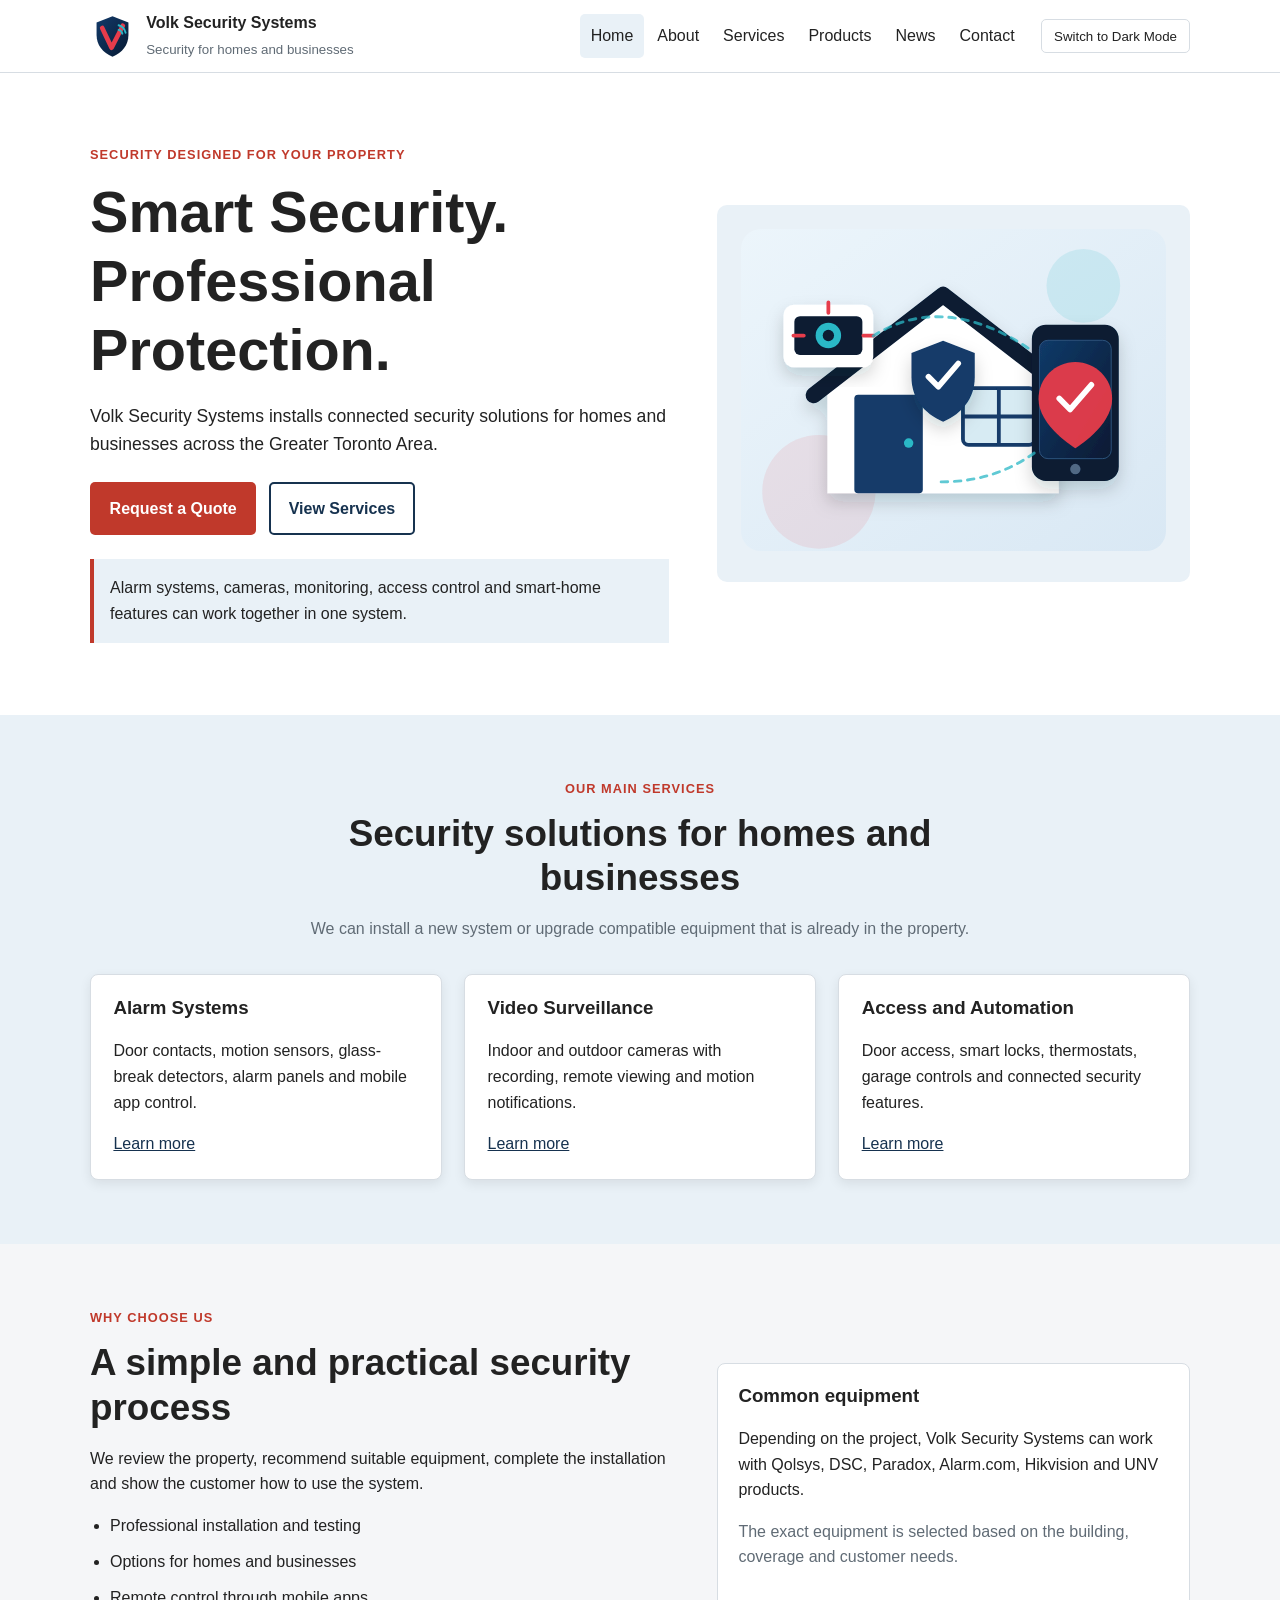
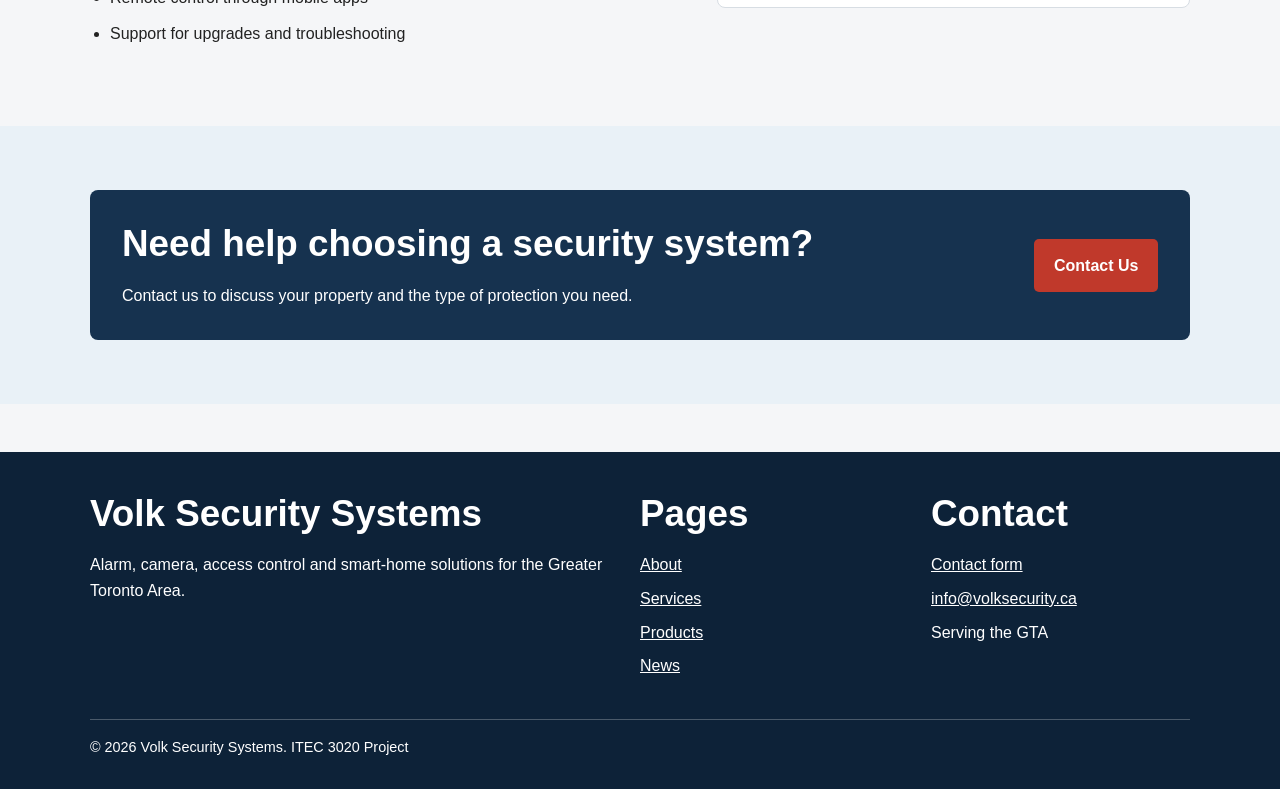
<file: index.html>
<!DOCTYPE html>
<html lang="en" data-theme="light">
<head>
  <meta charset="UTF-8">
  <meta name="viewport" content="width=device-width, initial-scale=1.0">
  <meta name="description" content="Volk Security Systems provides alarms, cameras, access control and smart-home services in the Greater Toronto Area.">
  <title>Volk Security Systems | Home</title>
  <link rel="icon" href="assets/favicon.svg" type="image/svg+xml">
  <script>
    document.documentElement.setAttribute("data-theme", localStorage.getItem("theme") || "light");
  </script>
  <link rel="stylesheet" href="css/style.css">
  <style>
    .home-note {
      margin-top: 1.5rem;
      padding: 1rem;
      border-left: 4px solid #c0392b;
      background: var(--light-blue);
    }
  </style>
</head>
<body>
  <div id="header-placeholder"></div>

  <main>
    <section class="hero">
      <div class="container hero-grid">
        <div>
          <p class="small-label">Security designed for your property</p>
          <h1>Smart Security. Professional Protection.</h1>
          <p style="font-size: 1.1rem;">Volk Security Systems installs connected security solutions for homes and businesses across the Greater Toronto Area.</p>
          <div class="button-row">
            <a class="button button-primary" href="contact.html">Request a Quote</a>
            <a class="button button-secondary" href="services.html">View Services</a>
          </div>
          <div class="home-note">
            Alarm systems, cameras, monitoring, access control and smart-home features can work together in one system.
          </div>
        </div>

        <div class="hero-image">
          <img src="assets/hero-security.svg" alt="A home connected to security cameras, alarm devices and a phone app">
        </div>
      </div>
    </section>

    <section class="section section-light">
      <div class="container">
        <div class="section-title center">
          <p class="small-label">Our main services</p>
          <h2>Security solutions for homes and businesses</h2>
          <p class="muted">We can install a new system or upgrade compatible equipment that is already in the property.</p>
        </div>

        <div class="card-grid">
          <article class="card">
            <h3>Alarm Systems</h3>
            <p>Door contacts, motion sensors, glass-break detectors, alarm panels and mobile app control.</p>
            <a href="services.html#alarms">Learn more</a>
          </article>

          <article class="card">
            <h3>Video Surveillance</h3>
            <p>Indoor and outdoor cameras with recording, remote viewing and motion notifications.</p>
            <a href="services.html#cameras">Learn more</a>
          </article>

          <article class="card">
            <h3>Access and Automation</h3>
            <p>Door access, smart locks, thermostats, garage controls and connected security features.</p>
            <a href="services.html#access">Learn more</a>
          </article>
        </div>
      </div>
    </section>

    <section class="section">
      <div class="container two-column">
        <div>
          <p class="small-label">Why choose us</p>
          <h2>A simple and practical security process</h2>
          <p>We review the property, recommend suitable equipment, complete the installation and show the customer how to use the system.</p>
          <ul class="simple-list">
            <li>Professional installation and testing</li>
            <li>Options for homes and businesses</li>
            <li>Remote control through mobile apps</li>
            <li>Support for upgrades and troubleshooting</li>
          </ul>
        </div>

        <div class="info-box">
          <h3>Common equipment</h3>
          <p>Depending on the project, Volk Security Systems can work with Qolsys, DSC, Paradox, Alarm.com, Hikvision and UNV products.</p>
          <p class="muted">The exact equipment is selected based on the building, coverage and customer needs.</p>
        </div>
      </div>
    </section>

    <section class="section section-light">
      <div class="container cta">
        <div>
          <h2>Need help choosing a security system?</h2>
          <p>Contact us to discuss your property and the type of protection you need.</p>
        </div>
        <a class="button button-primary" href="contact.html">Contact Us</a>
      </div>
    </section>
  </main>

  <div id="footer-placeholder"></div>
  <script src="js/theme.js"></script>
  <script src="js/components.js"></script>
  <script src="js/main.js"></script>
</body>
</html>
</file>
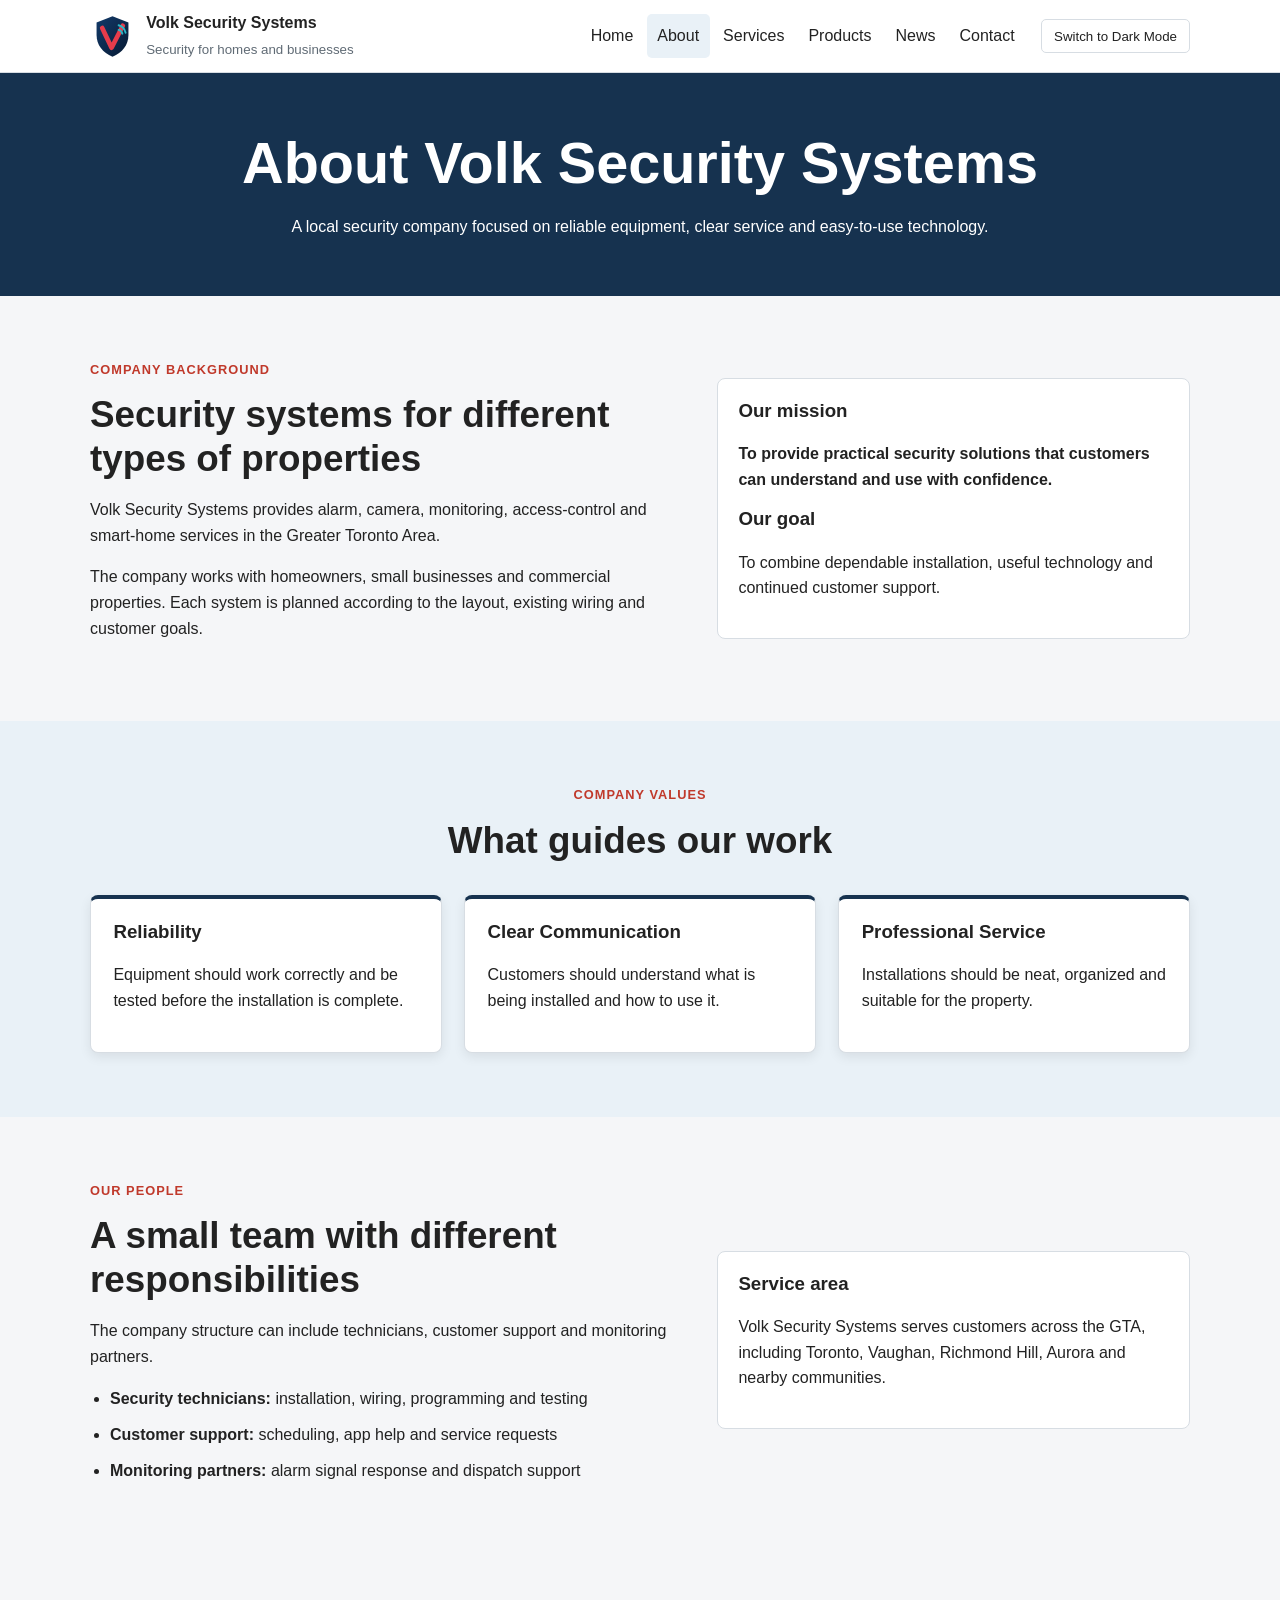
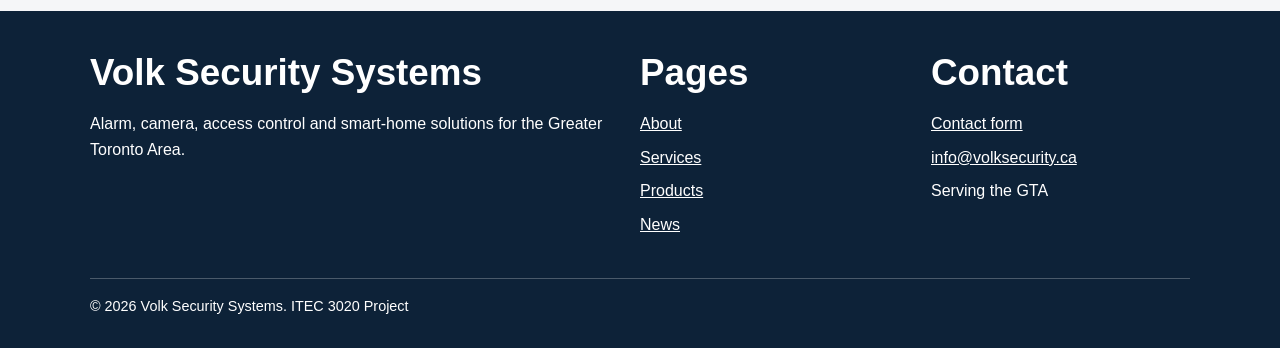
<file: about.html>
<!DOCTYPE html>
<html lang="en" data-theme="light">
<head>
  <meta charset="UTF-8">
  <meta name="viewport" content="width=device-width, initial-scale=1.0">
  <meta name="description" content="Learn about Volk Security Systems, its mission, team and company values.">
  <title>Volk Security Systems | About</title>
  <link rel="icon" href="assets/favicon.svg" type="image/svg+xml">
  <script>
    document.documentElement.setAttribute("data-theme", localStorage.getItem("theme") || "light");
  </script>
  <link rel="stylesheet" href="css/style.css">
  <style>
    .value-card {
      border-top: 4px solid #16324f;
    }
  </style>
</head>
<body>
  <div id="header-placeholder"></div>

  <main>
    <section class="page-banner">
      <div class="container">
        <h1>About Volk Security Systems</h1>
        <p>A local security company focused on reliable equipment, clear service and easy-to-use technology.</p>
      </div>
    </section>

    <section class="section">
      <div class="container two-column">
        <div>
          <p class="small-label">Company background</p>
          <h2>Security systems for different types of properties</h2>
          <p>Volk Security Systems provides alarm, camera, monitoring, access-control and smart-home services in the Greater Toronto Area.</p>
          <p>The company works with homeowners, small businesses and commercial properties. Each system is planned according to the layout, existing wiring and customer goals.</p>
        </div>

        <div class="info-box">
          <h3>Our mission</h3>
          <p style="font-weight: bold;">To provide practical security solutions that customers can understand and use with confidence.</p>
          <h3>Our goal</h3>
          <p>To combine dependable installation, useful technology and continued customer support.</p>
        </div>
      </div>
    </section>

    <section class="section section-light">
      <div class="container">
        <div class="section-title center">
          <p class="small-label">Company values</p>
          <h2>What guides our work</h2>
        </div>

        <div class="card-grid">
          <article class="card value-card">
            <h3>Reliability</h3>
            <p>Equipment should work correctly and be tested before the installation is complete.</p>
          </article>
          <article class="card value-card">
            <h3>Clear Communication</h3>
            <p>Customers should understand what is being installed and how to use it.</p>
          </article>
          <article class="card value-card">
            <h3>Professional Service</h3>
            <p>Installations should be neat, organized and suitable for the property.</p>
          </article>
        </div>
      </div>
    </section>

    <section class="section">
      <div class="container two-column">
        <div>
          <p class="small-label">Our people</p>
          <h2>A small team with different responsibilities</h2>
          <p>The company structure can include technicians, customer support and monitoring partners.</p>
          <ul class="simple-list">
            <li><strong>Security technicians:</strong> installation, wiring, programming and testing</li>
            <li><strong>Customer support:</strong> scheduling, app help and service requests</li>
            <li><strong>Monitoring partners:</strong> alarm signal response and dispatch support</li>
          </ul>
        </div>

        <div class="info-box">
          <h3>Service area</h3>
          <p>Volk Security Systems serves customers across the GTA, including Toronto, Vaughan, Richmond Hill, Aurora and nearby communities.</p>
        </div>
      </div>
    </section>
  </main>

  <div id="footer-placeholder"></div>
  <script src="js/theme.js"></script>
  <script src="js/components.js"></script>
  <script src="js/main.js"></script>
</body>
</html>
</file>
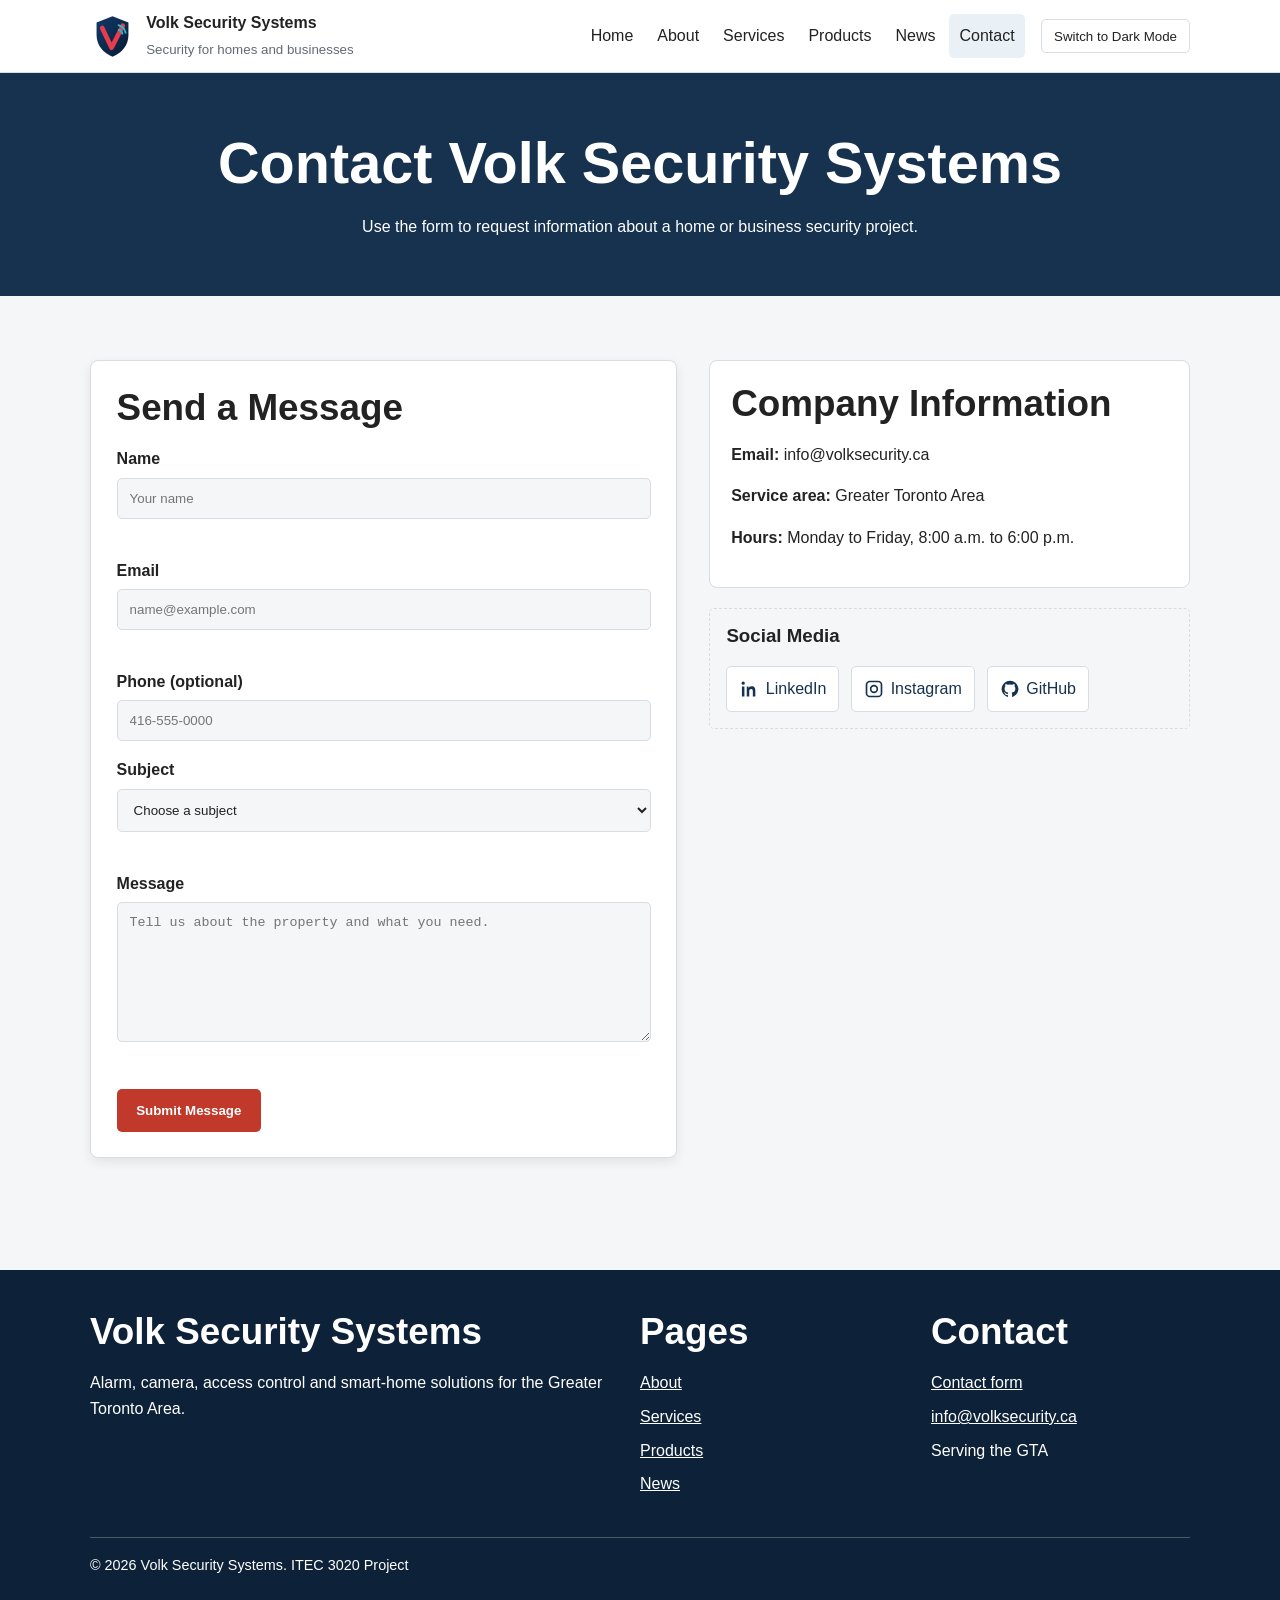
<file: contact.html>
<!DOCTYPE html>
<html lang="en" data-theme="light">
<head>
  <meta charset="UTF-8">
  <meta name="viewport" content="width=device-width, initial-scale=1.0">
  <meta name="description" content="Contact Volk Security Systems for information about alarm, camera and access-control services.">
  <title>Volk Security Systems | Contact</title>
  <link rel="icon" href="assets/favicon.svg" type="image/svg+xml">
  <script>
    document.documentElement.setAttribute("data-theme", localStorage.getItem("theme") || "light");
  </script>
  <link rel="stylesheet" href="css/style.css">
  <style>
    .contact-note {
      padding: 1rem;
      border: 1px dashed var(--border);
      border-radius: 5px;
    }
  </style>
</head>
<body>
  <div id="header-placeholder"></div>

  <main>
    <section class="page-banner">
      <div class="container">
        <h1>Contact Volk Security Systems</h1>
        <p>Use the form to request information about a home or business security project.</p>
      </div>
    </section>

    <section class="section">
      <div class="container contact-layout">
        <form id="contact-form" class="contact-form" novalidate>
          <h2>Send a Message</h2>

          <div class="form-group">
            <label for="name">Name</label>
            <input id="name" name="name" type="text" placeholder="Your name">
            <p id="name-error" class="error-message"></p>
          </div>

          <div class="form-group">
            <label for="email">Email</label>
            <input id="email" name="email" type="email" placeholder="name@example.com">
            <p id="email-error" class="error-message"></p>
          </div>

          <div class="form-group">
            <label for="phone">Phone (optional)</label>
            <input id="phone" name="phone" type="tel" placeholder="416-555-0000">
          </div>

          <div class="form-group">
            <label for="subject">Subject</label>
            <select id="subject" name="subject">
              <option value="">Choose a subject</option>
              <option value="Alarm System">Alarm System</option>
              <option value="Camera System">Camera System</option>
              <option value="Access Control">Access Control</option>
              <option value="Smart Home">Smart Home</option>
              <option value="Service Request">Service Request</option>
            </select>
            <p id="subject-error" class="error-message"></p>
          </div>

          <div class="form-group">
            <label for="message">Message</label>
            <textarea id="message" name="message" placeholder="Tell us about the property and what you need."></textarea>
            <p id="message-error" class="error-message"></p>
          </div>

          <button class="button button-primary" type="submit">Submit Message</button>
        </form>

        <aside>
          <div class="info-box">
            <h2>Company Information</h2>
            <p><strong>Email:</strong> info@volksecurity.ca</p>
            <p><strong>Service area:</strong> Greater Toronto Area</p>
            <p><strong>Hours:</strong> Monday to Friday, 8:00 a.m. to 6:00 p.m.</p>
          </div>

          <div class="contact-note" style="margin-top: 1.25rem;">
            <h3>Social Media</h3>
            <div class="social-links">
              <a class="social-link" href="https://www.linkedin.com" target="_blank" rel="noopener">
                <svg viewBox="0 0 24 24" aria-hidden="true"><path fill="currentColor" d="M5 3a2 2 0 1 1 0 4 2 2 0 0 1 0-4ZM3.5 9H6.5V21H3.5V9Zm5 0h2.9v1.6h.1c.4-.8 1.5-2 3.6-2 3.8 0 4.5 2.5 4.5 5.8V21h-3v-5.8c0-1.4 0-3.2-2-3.2s-2.3 1.5-2.3 3.1V21h-3V9Z"/></svg>
                LinkedIn
              </a>
              <a class="social-link" href="https://www.instagram.com" target="_blank" rel="noopener">
                <svg viewBox="0 0 24 24" aria-hidden="true"><path fill="none" stroke="currentColor" stroke-width="2" d="M7 3h10a4 4 0 0 1 4 4v10a4 4 0 0 1-4 4H7a4 4 0 0 1-4-4V7a4 4 0 0 1 4-4Zm5 5a4 4 0 1 0 0 8 4 4 0 0 0 0-8Zm5.5-1.5h.01"/></svg>
                Instagram
              </a>
              <a class="social-link" href="https://github.com/lenark77/itec3020project" target="_blank" rel="noopener">
                <svg viewBox="0 0 24 24" aria-hidden="true"><path fill="currentColor" d="M12 2a10 10 0 0 0-3.2 19.5c.5.1.7-.2.7-.5v-1.9c-2.8.6-3.4-1.2-3.4-1.2-.5-1.1-1.1-1.4-1.1-1.4-.9-.6.1-.6.1-.6 1 0 1.5 1 1.5 1 .9 1.5 2.3 1.1 2.9.8.1-.6.3-1.1.6-1.3-2.2-.3-4.6-1.1-4.6-5A3.9 3.9 0 0 1 6.5 8.7c-.1-.3-.5-1.3.1-2.7 0 0 .8-.3 2.8 1a9.5 9.5 0 0 1 5.1 0c2-1.3 2.8-1 2.8-1 .6 1.4.2 2.4.1 2.7a3.9 3.9 0 0 1 1 2.7c0 3.9-2.4 4.7-4.6 5 .4.3.7 1 .7 2V21c0 .3.2.6.7.5A10 10 0 0 0 12 2Z"/></svg>
                GitHub
              </a>
            </div>
          </div>
        </aside>
      </div>
    </section>
  </main>

  <div id="footer-placeholder"></div>
  <script src="js/theme.js"></script>
  <script src="js/components.js"></script>
  <script src="js/validate.js"></script>
  <script src="js/main.js"></script>
</body>
</html>
</file>
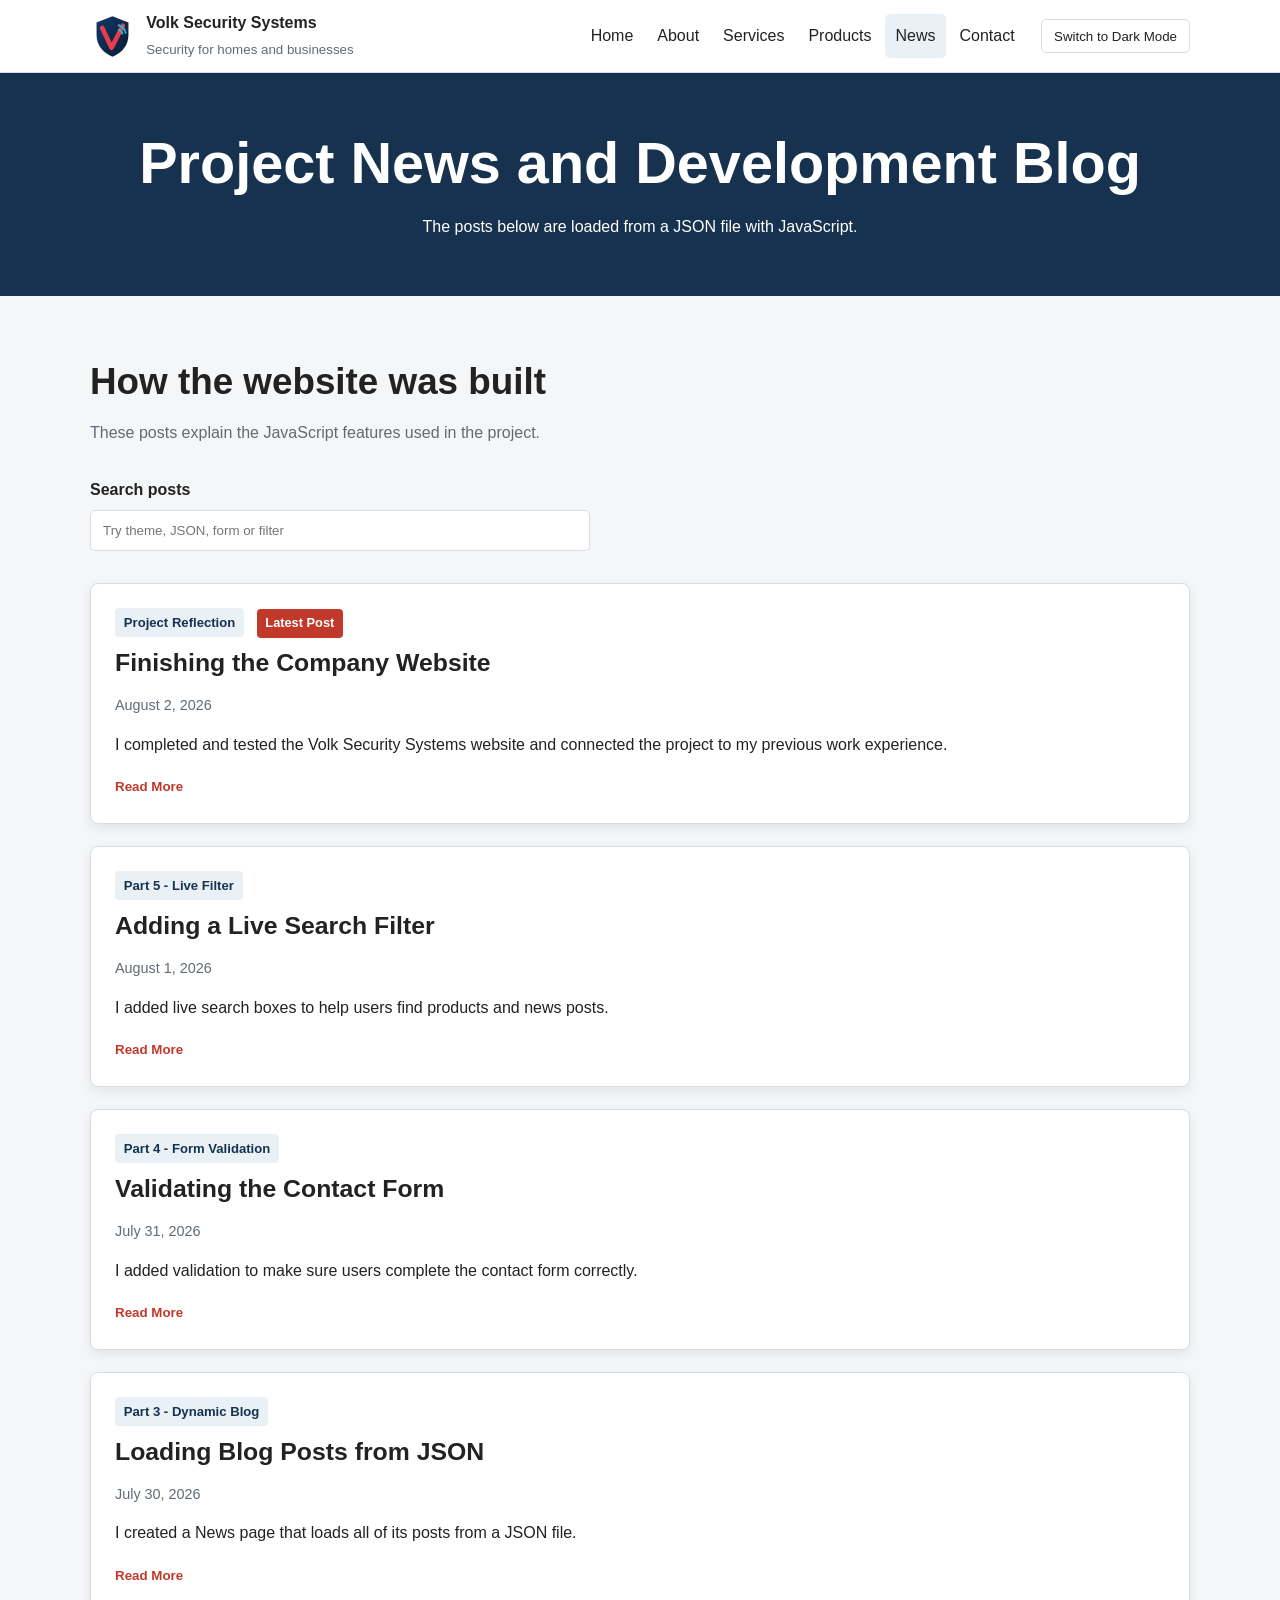
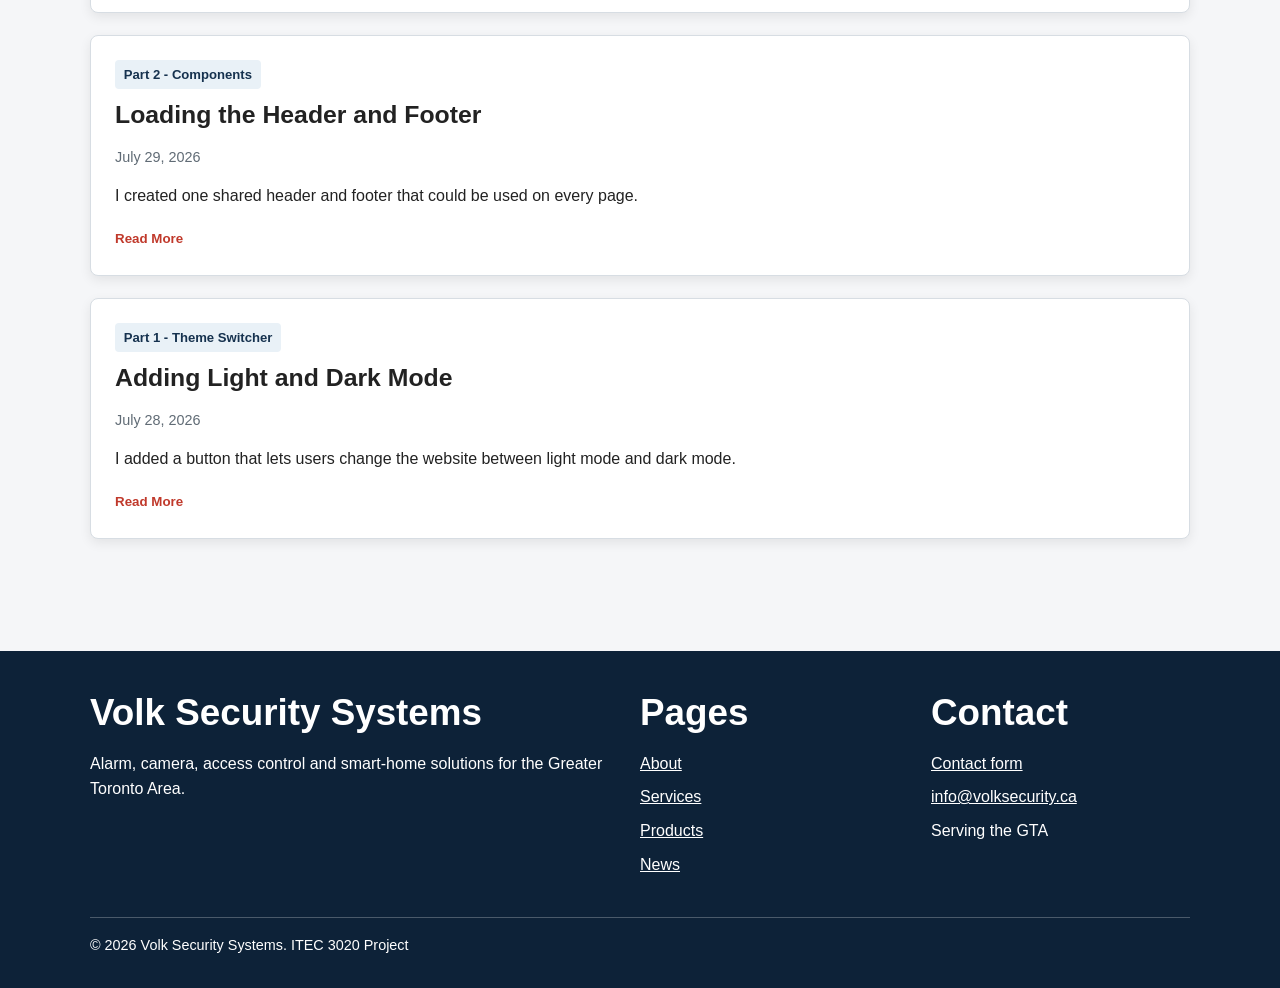
<file: news.html>
<!DOCTYPE html>
<html lang="en" data-theme="light">
<head>
  <meta charset="UTF-8">
  <meta name="viewport" content="width=device-width, initial-scale=1.0">
  <meta name="description" content="Project development posts for the Volk Security Systems website.">
  <title>Volk Security Systems | News</title>
  <link rel="icon" href="assets/favicon.svg" type="image/svg+xml">
  <script>
    document.documentElement.setAttribute("data-theme", localStorage.getItem("theme") || "light");
  </script>
  <link rel="stylesheet" href="css/style.css">
  <style>
    .news-intro {
      max-width: 760px;
      margin-bottom: 2rem;
    }
  </style>
</head>
<body>
  <div id="header-placeholder"></div>

  <main>
    <section class="page-banner">
      <div class="container">
        <h1>Project News and Development Blog</h1>
        <p>The posts below are loaded from a JSON file with JavaScript.</p>
      </div>
    </section>

    <section class="section">
      <div class="container">
        <div class="news-intro">
          <h2>How the website was built</h2>
          <p class="muted">These posts explain the JavaScript features used in the project.</p>
        </div>

        <div class="filter-box">
          <label for="blog-filter">Search posts</label>
          <input id="blog-filter" type="search" placeholder="Try theme, JSON, form or filter">
        </div>

        <p id="blog-loading">Loading posts...</p>
        <p id="blog-no-results" class="no-results">No matching posts were found.</p>
        <div id="blog-list" class="post-list"></div>
      </div>
    </section>
  </main>

  <div id="footer-placeholder"></div>
  <script src="js/theme.js"></script>
  <script src="js/components.js"></script>
  <script src="js/filter.js"></script>
  <script src="js/blog.js"></script>
  <script src="js/main.js"></script>
</body>
</html>
</file>
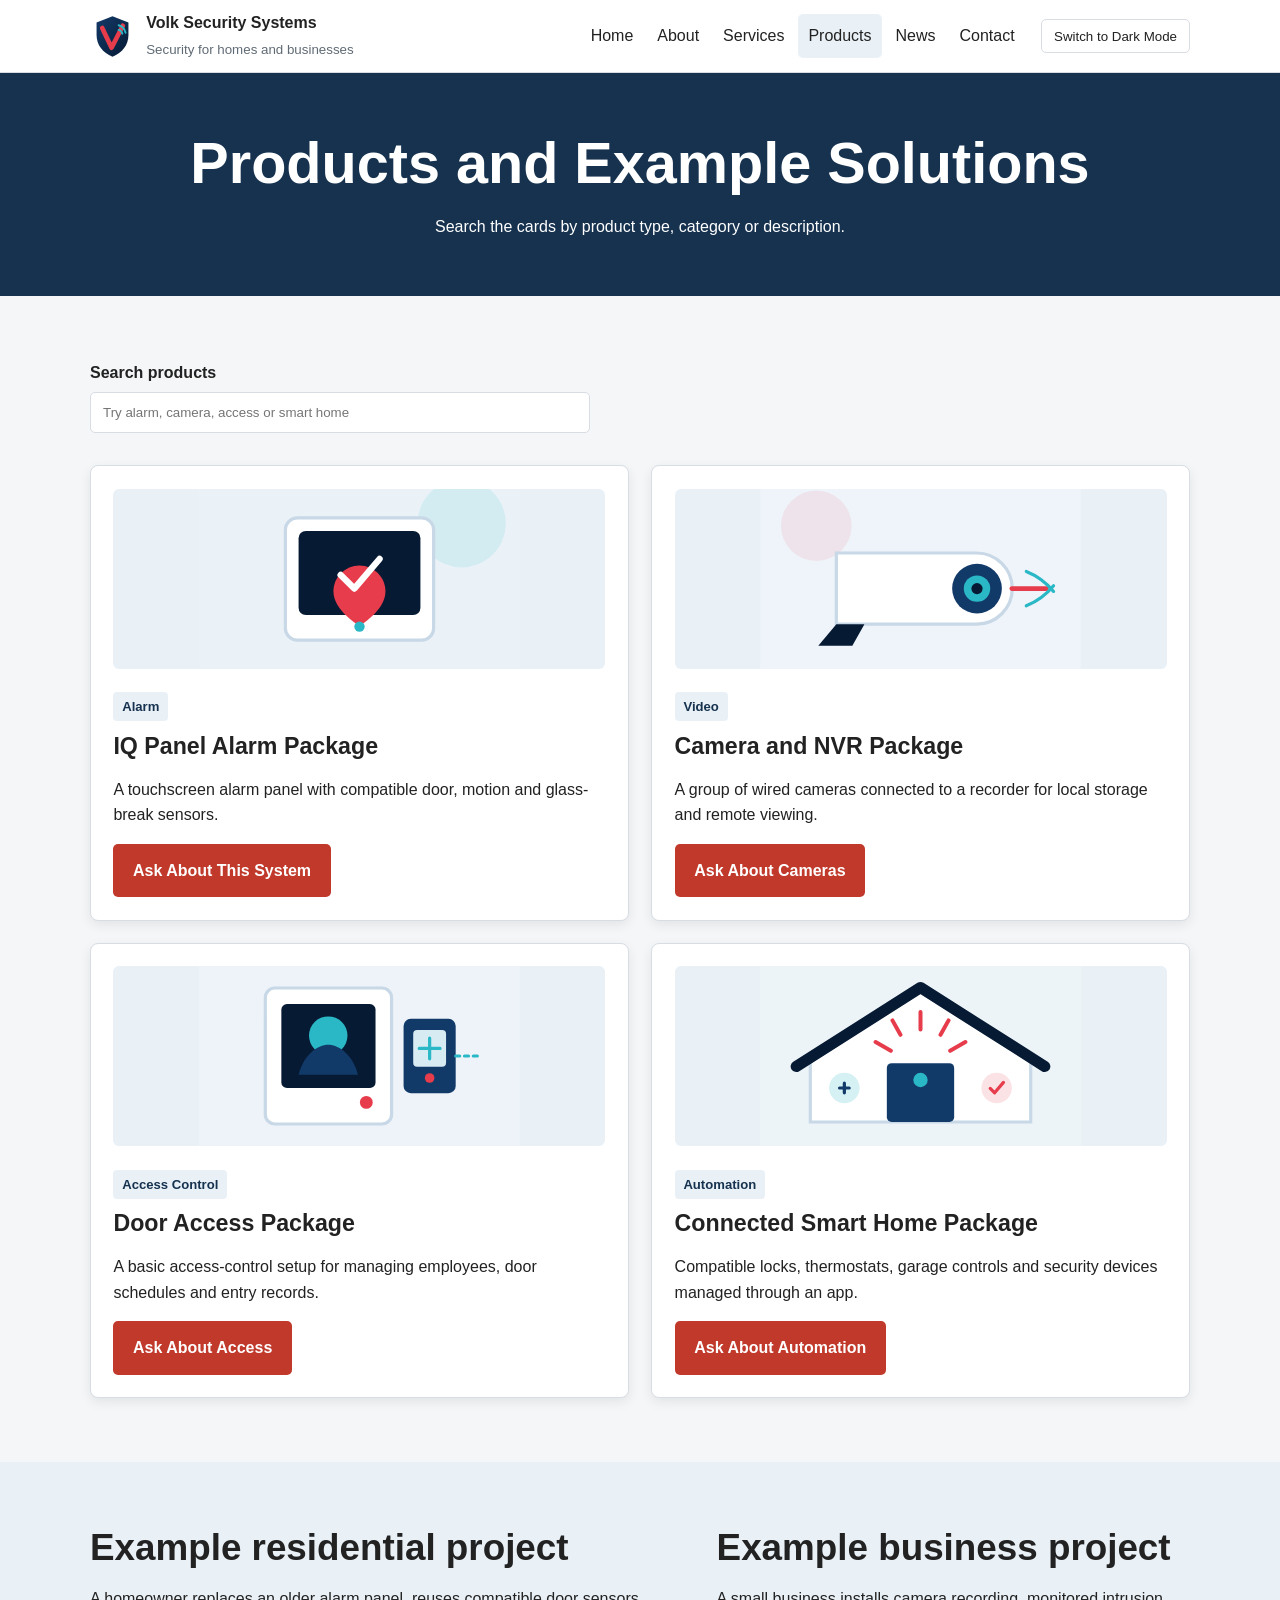
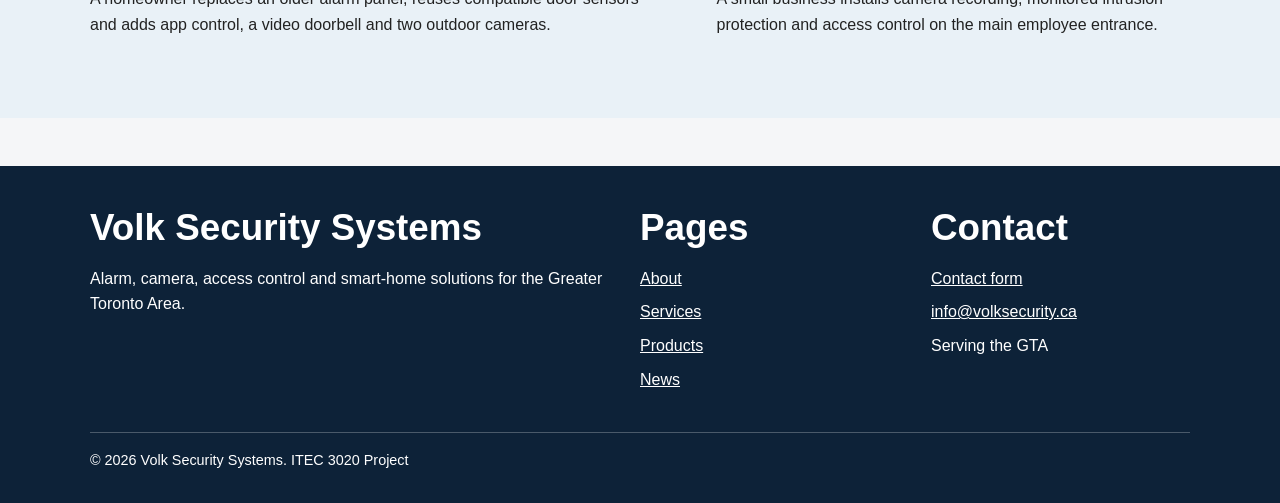
<file: products.html>
<!DOCTYPE html>
<html lang="en" data-theme="light">
<head>
  <meta charset="UTF-8">
  <meta name="viewport" content="width=device-width, initial-scale=1.0">
  <meta name="description" content="Products and example security solutions from Volk Security Systems.">
  <title>Volk Security Systems | Products</title>
  <link rel="icon" href="assets/favicon.svg" type="image/svg+xml">
  <script>
    document.documentElement.setAttribute("data-theme", localStorage.getItem("theme") || "light");
  </script>
  <link rel="stylesheet" href="css/style.css">
  <style>
    .product-card h2 {
      font-size: 1.45rem;
    }
  </style>
</head>
<body>
  <div id="header-placeholder"></div>

  <main>
    <section class="page-banner">
      <div class="container">
        <h1>Products and Example Solutions</h1>
        <p>Search the cards by product type, category or description.</p>
      </div>
    </section>

    <section class="section">
      <div class="container">
        <div class="filter-box">
          <label for="product-filter">Search products</label>
          <input id="product-filter" type="search" placeholder="Try alarm, camera, access or smart home">
        </div>

        <p id="product-no-results" class="no-results">No matching products were found.</p>

        <div class="card-grid two">
          <article class="card product-card" data-title="IQ Panel Alarm Package" data-category="Alarm" data-description="Qolsys alarm panel PowerG sensors mobile app monitoring">
            <img src="assets/product-alarm.svg" alt="Illustration of an alarm system">
            <span class="category">Alarm</span>
            <h2>IQ Panel Alarm Package</h2>
            <p>A touchscreen alarm panel with compatible door, motion and glass-break sensors.</p>
            <a class="button button-primary" href="contact.html?subject=Alarm System">Ask About This System</a>
          </article>

          <article class="card product-card" data-title="Camera and NVR Package" data-category="Video" data-description="Hikvision UNV cameras recorder remote viewing surveillance">
            <img src="assets/product-camera.svg" alt="Illustration of a security camera">
            <span class="category">Video</span>
            <h2>Camera and NVR Package</h2>
            <p>A group of wired cameras connected to a recorder for local storage and remote viewing.</p>
            <a class="button button-primary" href="contact.html?subject=Camera System">Ask About Cameras</a>
          </article>

          <article class="card product-card" data-title="Door Access Package" data-category="Access Control" data-description="card fob mobile entry door access business">
            <img src="assets/product-access.svg" alt="Illustration of an access-control door">
            <span class="category">Access Control</span>
            <h2>Door Access Package</h2>
            <p>A basic access-control setup for managing employees, door schedules and entry records.</p>
            <a class="button button-primary" href="contact.html?subject=Access Control">Ask About Access</a>
          </article>

          <article class="card product-card" data-title="Connected Smart Home Package" data-category="Automation" data-description="smart lock thermostat garage lights alarm app">
            <img src="assets/product-smart-home.svg" alt="Illustration of smart-home devices">
            <span class="category">Automation</span>
            <h2>Connected Smart Home Package</h2>
            <p>Compatible locks, thermostats, garage controls and security devices managed through an app.</p>
            <a class="button button-primary" href="contact.html?subject=Smart Home">Ask About Automation</a>
          </article>
        </div>
      </div>
    </section>

    <section class="section section-light">
      <div class="container two-column">
        <div>
          <h2>Example residential project</h2>
          <p>A homeowner replaces an older alarm panel, reuses compatible door sensors and adds app control, a video doorbell and two outdoor cameras.</p>
        </div>
        <div>
          <h2>Example business project</h2>
          <p>A small business installs camera recording, monitored intrusion protection and access control on the main employee entrance.</p>
        </div>
      </div>
    </section>
  </main>

  <div id="footer-placeholder"></div>
  <script src="js/theme.js"></script>
  <script src="js/components.js"></script>
  <script src="js/filter.js"></script>
  <script src="js/main.js"></script>
</body>
</html>
</file>
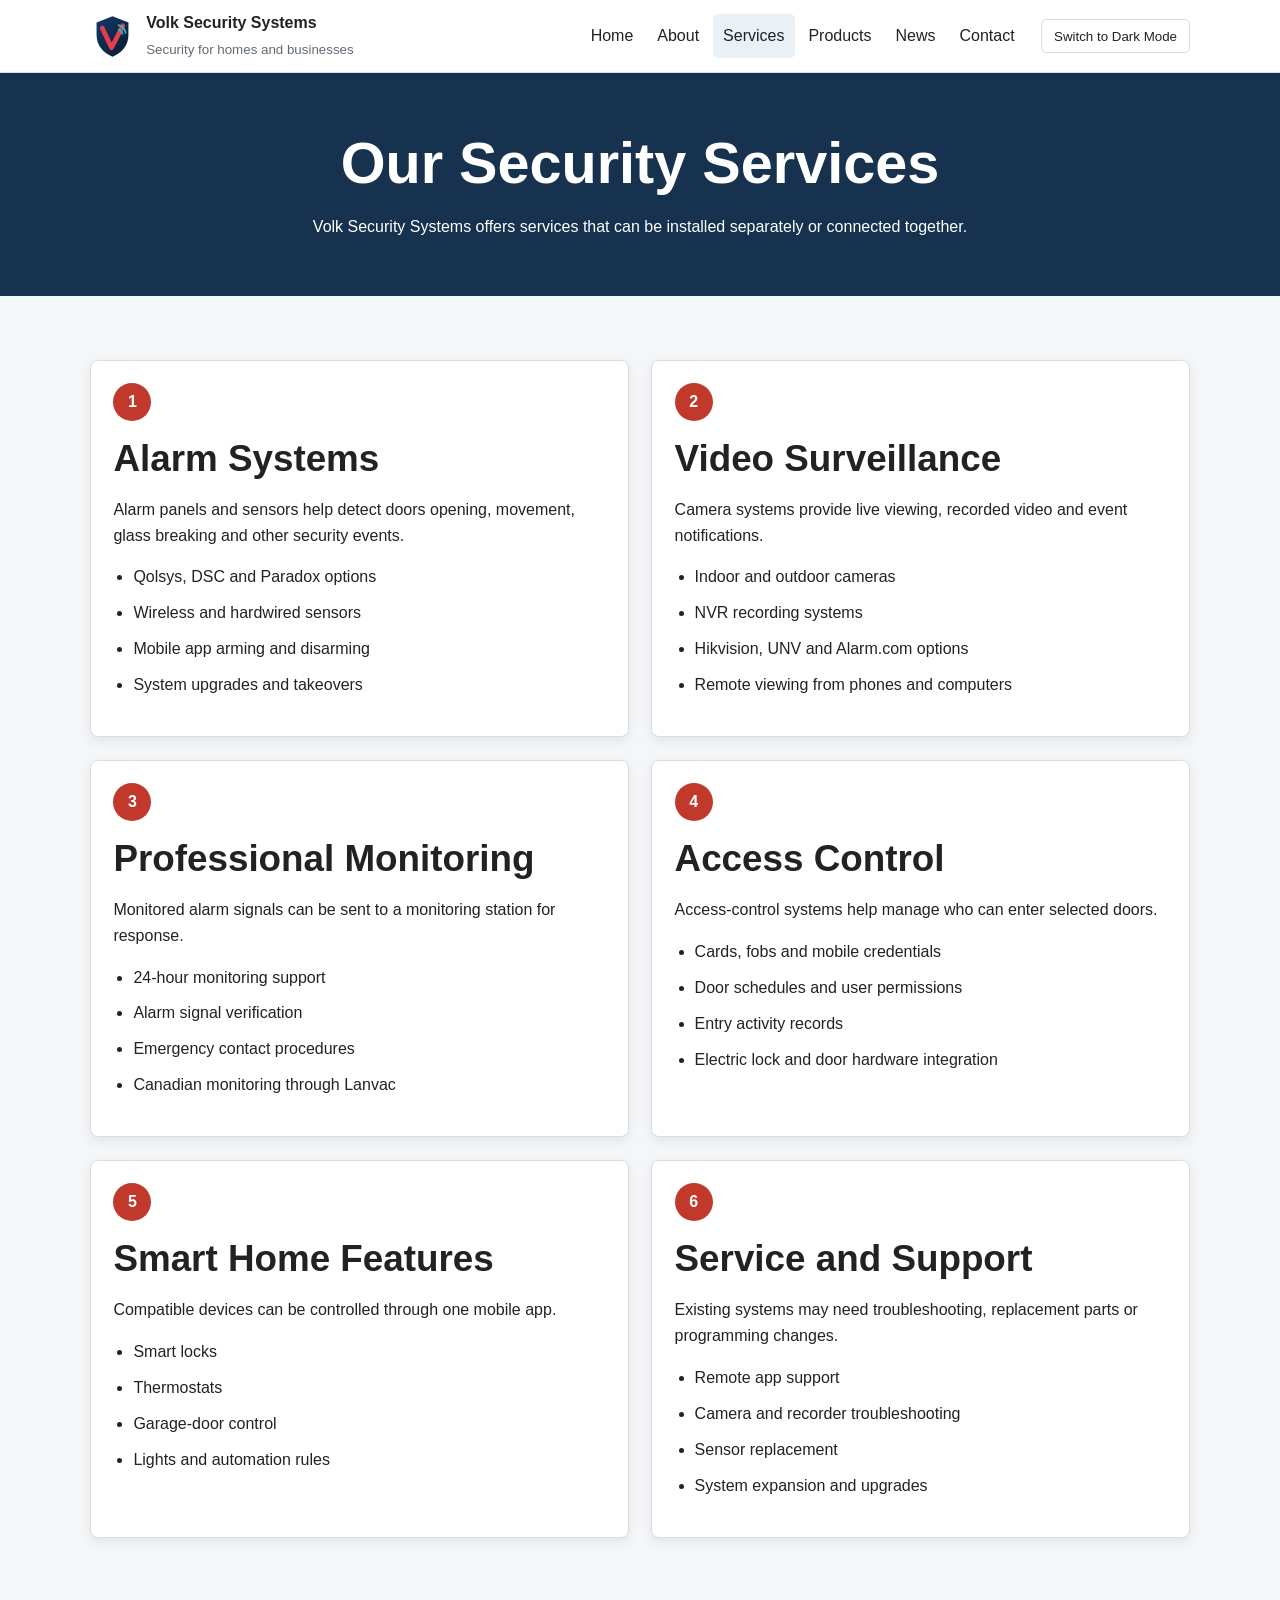
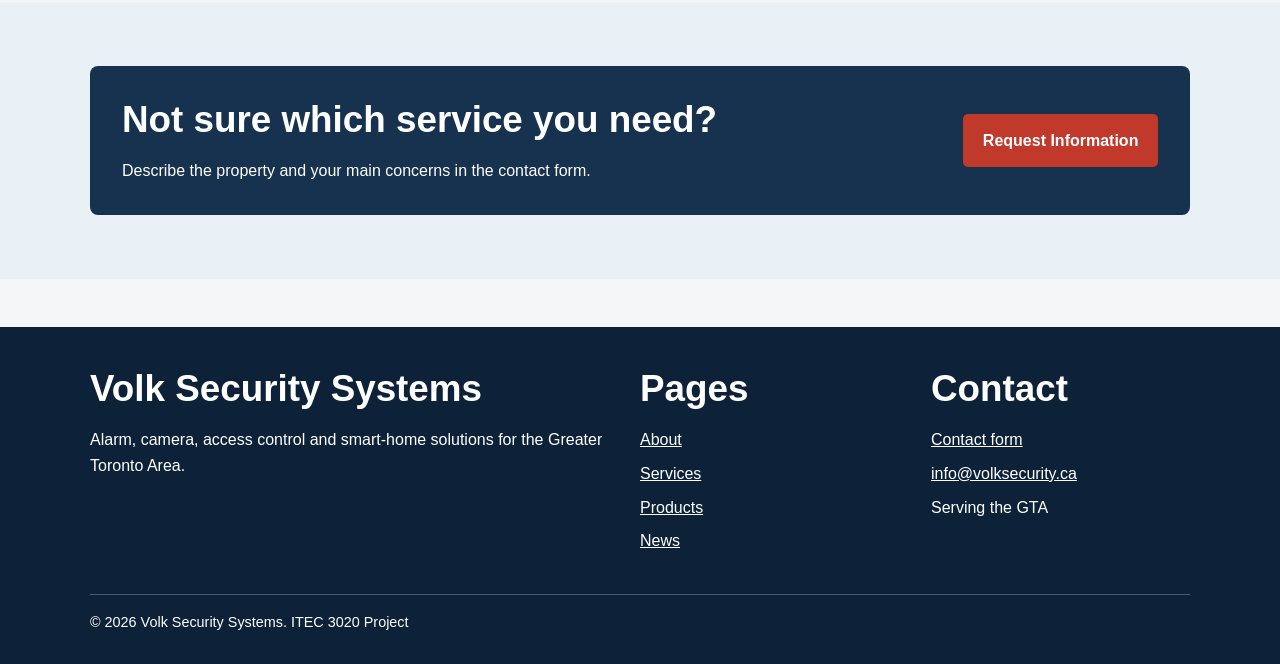
<file: services.html>
<!DOCTYPE html>
<html lang="en" data-theme="light">
<head>
  <meta charset="UTF-8">
  <meta name="viewport" content="width=device-width, initial-scale=1.0">
  <meta name="description" content="Security services offered by Volk Security Systems.">
  <title>Volk Security Systems | Services</title>
  <link rel="icon" href="assets/favicon.svg" type="image/svg+xml">
  <script>
    document.documentElement.setAttribute("data-theme", localStorage.getItem("theme") || "light");
  </script>
  <link rel="stylesheet" href="css/style.css">
  <style>
    .service-number {
      width: 38px;
      height: 38px;
      display: grid;
      place-items: center;
      margin-bottom: 1rem;
      border-radius: 50%;
      background: #c0392b;
      color: white;
      font-weight: bold;
    }
  </style>
</head>
<body>
  <div id="header-placeholder"></div>

  <main>
    <section class="page-banner">
      <div class="container">
        <h1>Our Security Services</h1>
        <p>Volk Security Systems offers services that can be installed separately or connected together.</p>
      </div>
    </section>

    <section class="section">
      <div class="container">
        <div class="card-grid two">
          <article class="card" id="alarms">
            <div class="service-number">1</div>
            <h2>Alarm Systems</h2>
            <p>Alarm panels and sensors help detect doors opening, movement, glass breaking and other security events.</p>
            <ul class="simple-list">
              <li>Qolsys, DSC and Paradox options</li>
              <li>Wireless and hardwired sensors</li>
              <li>Mobile app arming and disarming</li>
              <li>System upgrades and takeovers</li>
            </ul>
          </article>

          <article class="card" id="cameras">
            <div class="service-number">2</div>
            <h2>Video Surveillance</h2>
            <p>Camera systems provide live viewing, recorded video and event notifications.</p>
            <ul class="simple-list">
              <li>Indoor and outdoor cameras</li>
              <li>NVR recording systems</li>
              <li>Hikvision, UNV and Alarm.com options</li>
              <li>Remote viewing from phones and computers</li>
            </ul>
          </article>

          <article class="card">
            <div class="service-number">3</div>
            <h2>Professional Monitoring</h2>
            <p>Monitored alarm signals can be sent to a monitoring station for response.</p>
            <ul class="simple-list">
              <li>24-hour monitoring support</li>
              <li>Alarm signal verification</li>
              <li>Emergency contact procedures</li>
              <li>Canadian monitoring through Lanvac</li>
            </ul>
          </article>

          <article class="card" id="access">
            <div class="service-number">4</div>
            <h2>Access Control</h2>
            <p>Access-control systems help manage who can enter selected doors.</p>
            <ul class="simple-list">
              <li>Cards, fobs and mobile credentials</li>
              <li>Door schedules and user permissions</li>
              <li>Entry activity records</li>
              <li>Electric lock and door hardware integration</li>
            </ul>
          </article>

          <article class="card">
            <div class="service-number">5</div>
            <h2>Smart Home Features</h2>
            <p>Compatible devices can be controlled through one mobile app.</p>
            <ul class="simple-list">
              <li>Smart locks</li>
              <li>Thermostats</li>
              <li>Garage-door control</li>
              <li>Lights and automation rules</li>
            </ul>
          </article>

          <article class="card">
            <div class="service-number">6</div>
            <h2>Service and Support</h2>
            <p>Existing systems may need troubleshooting, replacement parts or programming changes.</p>
            <ul class="simple-list">
              <li>Remote app support</li>
              <li>Camera and recorder troubleshooting</li>
              <li>Sensor replacement</li>
              <li>System expansion and upgrades</li>
            </ul>
          </article>
        </div>
      </div>
    </section>

    <section class="section section-light">
      <div class="container cta">
        <div>
          <h2>Not sure which service you need?</h2>
          <p>Describe the property and your main concerns in the contact form.</p>
        </div>
        <a class="button button-primary" href="contact.html">Request Information</a>
      </div>
    </section>
  </main>

  <div id="footer-placeholder"></div>
  <script src="js/theme.js"></script>
  <script src="js/components.js"></script>
  <script src="js/main.js"></script>
</body>
</html>
</file>
<file: css/style.css>
/* Volk Security Systems - main stylesheet */

:root {
  --navy: #16324f;
  --navy-dark: #0d2238;
  --red: #c0392b;
  --red-dark: #992d22;
  --light-blue: #e9f1f7;
  --background: #f5f6f8;
  --card: #ffffff;
  --text: #222222;
  --muted: #606b75;
  --border: #d7dde3;
  --shadow: 0 4px 12px rgba(0, 0, 0, 0.08);
  --max-width: 1100px;
}

html[data-theme="dark"],
body[data-theme="dark"] {
  --background: #121a22;
  --card: #1c2732;
  --text: #f2f2f2;
  --muted: #c3cbd2;
  --border: #3b4a58;
  --light-blue: #1a3044;
  --shadow: 0 4px 12px rgba(0, 0, 0, 0.25);
}

* {
  box-sizing: border-box;
}

html {
  scroll-behavior: smooth;
}

body {
  margin: 0;
  background: var(--background);
  color: var(--text);
  font-family: Arial, Helvetica, sans-serif;
  line-height: 1.6;
}

img,
svg {
  max-width: 100%;
}

a {
  color: var(--navy);
}

html[data-theme="dark"] a,
body[data-theme="dark"] a {
  color: #9dc8eb;
}

h1,
h2,
h3 {
  line-height: 1.2;
}

h1 {
  font-size: clamp(2rem, 5vw, 3.6rem);
  margin: 0 0 1rem;
}

h2 {
  font-size: clamp(1.6rem, 3vw, 2.3rem);
  margin: 0 0 1rem;
}

h3 {
  margin-top: 0;
}

p {
  margin-top: 0;
}

.container {
  width: min(92%, var(--max-width));
  margin: 0 auto;
}

.section {
  padding: 4rem 0;
}

.section-light {
  background: var(--light-blue);
}

.page-banner {
  padding: 3.5rem 0;
  background: var(--navy);
  color: white;
  text-align: center;
}

.page-banner h1,
.page-banner p {
  color: white;
}

.page-banner p {
  max-width: 720px;
  margin: 0 auto;
}

.section-title {
  max-width: 720px;
  margin-bottom: 2rem;
}

.section-title.center {
  margin-left: auto;
  margin-right: auto;
  text-align: center;
}

.muted {
  color: var(--muted);
}

/* Header */
.site-header {
  position: sticky;
  top: 0;
  z-index: 100;
  background: var(--card);
  border-bottom: 1px solid var(--border);
}

.navbar {
  min-height: 72px;
  display: flex;
  align-items: center;
  justify-content: space-between;
  gap: 1rem;
}

.brand {
  display: flex;
  align-items: center;
  gap: 0.7rem;
  color: var(--text);
  font-weight: bold;
  text-decoration: none;
}

.brand img {
  width: 45px;
  height: 45px;
}

.brand-text span {
  display: block;
}

.brand-text small {
  color: var(--muted);
  font-weight: normal;
}

.nav-area {
  display: flex;
  align-items: center;
  gap: 1rem;
}

.nav-links {
  display: flex;
  gap: 0.2rem;
  margin: 0;
  padding: 0;
  list-style: none;
}

.nav-links a {
  display: block;
  padding: 0.55rem 0.65rem;
  color: var(--text);
  text-decoration: none;
  border-radius: 5px;
}

.nav-links a:hover,
.nav-links a.active {
  background: var(--light-blue);
}

.theme-toggle,
.menu-toggle {
  border: 1px solid var(--border);
  background: var(--card);
  color: var(--text);
  border-radius: 5px;
  padding: 0.55rem 0.75rem;
  cursor: pointer;
}

.menu-toggle {
  display: none;
}

/* Buttons */
.button-row {
  display: flex;
  flex-wrap: wrap;
  gap: 0.8rem;
  margin-top: 1.5rem;
}

.button {
  display: inline-block;
  padding: 0.75rem 1.1rem;
  border: 2px solid transparent;
  border-radius: 5px;
  font-weight: bold;
  text-decoration: none;
  cursor: pointer;
}

.button-primary {
  background: var(--red);
  color: white;
}

.button-primary:hover {
  background: var(--red-dark);
}

.button-secondary {
  border-color: var(--navy);
  color: var(--navy);
  background: transparent;
}

html[data-theme="dark"] .button-secondary,
body[data-theme="dark"] .button-secondary {
  border-color: #9dc8eb;
  color: #9dc8eb;
}

/* Home page */
.hero {
  padding: 4.5rem 0;
  background: var(--card);
}

.hero-grid,
.two-column {
  display: grid;
  grid-template-columns: 1.1fr 0.9fr;
  gap: 3rem;
  align-items: center;
}

.hero-image {
  padding: 1.5rem;
  background: var(--light-blue);
  border-radius: 10px;
}

.small-label {
  color: var(--red);
  font-weight: bold;
  text-transform: uppercase;
  letter-spacing: 0.08em;
  font-size: 0.8rem;
}

/* Reusable cards and grids */
.card-grid {
  display: grid;
  grid-template-columns: repeat(3, 1fr);
  gap: 1.4rem;
}

.card-grid.two {
  grid-template-columns: repeat(2, 1fr);
}

.card {
  background: var(--card);
  border: 1px solid var(--border);
  border-radius: 8px;
  padding: 1.4rem;
  box-shadow: var(--shadow);
}

.card img {
  width: 100%;
  height: 180px;
  object-fit: contain;
  background: var(--light-blue);
  border-radius: 6px;
  margin-bottom: 1rem;
}

.card .category,
.post-category {
  display: inline-block;
  margin-bottom: 0.7rem;
  padding: 0.25rem 0.55rem;
  border-radius: 4px;
  background: var(--light-blue);
  color: var(--navy);
  font-size: 0.82rem;
  font-weight: bold;
}

html[data-theme="dark"] .card .category,
html[data-theme="dark"] .post-category {
  color: #cfe7fa;
}

.simple-list {
  padding-left: 1.25rem;
}

.simple-list li {
  margin-bottom: 0.65rem;
}

.info-box {
  padding: 1.3rem;
  background: var(--card);
  border: 1px solid var(--border);
  border-radius: 8px;
}

.cta {
  padding: 2rem;
  background: var(--navy);
  color: white;
  border-radius: 8px;
  display: flex;
  justify-content: space-between;
  align-items: center;
  gap: 1.5rem;
}

.cta h2,
.cta p {
  color: white;
}

.cta p {
  margin-bottom: 0;
}

/* Filter */
.filter-box {
  margin-bottom: 2rem;
}

.filter-box label {
  display: block;
  margin-bottom: 0.45rem;
  font-weight: bold;
}

.filter-box input {
  width: min(100%, 500px);
  padding: 0.75rem;
  border: 1px solid var(--border);
  border-radius: 5px;
  background: var(--card);
  color: var(--text);
}

.no-results {
  display: none;
  padding: 1rem;
  background: var(--card);
  border: 1px solid var(--border);
  border-radius: 5px;
}

/* Blog */
.post-list {
  display: grid;
  gap: 1.4rem;
}

.post-card {
  padding: 1.5rem;
  background: var(--card);
  border: 1px solid var(--border);
  border-radius: 8px;
  box-shadow: var(--shadow);
}

.post-card h2 {
  font-size: 1.55rem;
}

.post-meta {
  color: var(--muted);
  font-size: 0.9rem;
}

.latest-badge {
  display: inline-block;
  margin-left: 0.5rem;
  padding: 0.25rem 0.55rem;
  background: var(--red);
  color: white;
  border-radius: 4px;
  font-size: 0.8rem;
  font-weight: bold;
}

.post-content {
  display: none;
  padding-top: 0.6rem;
  border-top: 1px solid var(--border);
}

.post-content.show {
  display: block;
}

.read-more {
  border: 0;
  padding: 0;
  background: none;
  color: var(--red);
  font-weight: bold;
  cursor: pointer;
}

/* Contact form */
.contact-layout {
  display: grid;
  grid-template-columns: 1.1fr 0.9fr;
  gap: 2rem;
  align-items: start;
}

.contact-form {
  background: var(--card);
  padding: 1.6rem;
  border: 1px solid var(--border);
  border-radius: 8px;
  box-shadow: var(--shadow);
}

.form-group {
  margin-bottom: 1rem;
}

.form-group label {
  display: block;
  margin-bottom: 0.35rem;
  font-weight: bold;
}

.form-group input,
.form-group select,
.form-group textarea {
  width: 100%;
  padding: 0.75rem;
  border: 1px solid var(--border);
  border-radius: 5px;
  background: var(--background);
  color: var(--text);
}

.form-group textarea {
  min-height: 140px;
  resize: vertical;
}

.error-message {
  min-height: 1.2rem;
  margin: 0.25rem 0 0;
  color: var(--red);
  font-size: 0.88rem;
}

.invalid {
  border-color: var(--red) !important;
}

.success-message {
  padding: 2rem;
  background: var(--card);
  border: 1px solid var(--border);
  border-radius: 8px;
  text-align: center;
}

.social-links {
  display: flex;
  flex-wrap: wrap;
  gap: 0.75rem;
  margin-top: 1rem;
}

.social-link {
  display: inline-flex;
  align-items: center;
  gap: 0.4rem;
  padding: 0.55rem 0.75rem;
  border: 1px solid var(--border);
  border-radius: 5px;
  background: var(--card);
  text-decoration: none;
}

.social-link svg {
  width: 20px;
  height: 20px;
}

/* Footer */
.site-footer {
  margin-top: 3rem;
  padding: 2.5rem 0 1rem;
  background: var(--navy-dark);
  color: white;
}

.footer-grid {
  display: grid;
  grid-template-columns: 2fr 1fr 1fr;
  gap: 2rem;
}

.site-footer a,
.site-footer h2,
.site-footer p {
  color: white;
}

.footer-links {
  margin: 0;
  padding: 0;
  list-style: none;
}

.footer-links li {
  margin-bottom: 0.5rem;
}

.footer-bottom {
  margin-top: 2rem;
  padding-top: 1rem;
  border-top: 1px solid rgba(255, 255, 255, 0.25);
  font-size: 0.9rem;
}

[hidden] {
  display: none !important;
}

@media (max-width: 850px) {
  .menu-toggle {
    display: block;
  }

  .nav-area {
    display: none;
    position: absolute;
    top: 72px;
    left: 0;
    right: 0;
    padding: 1rem 4%;
    background: var(--card);
    border-bottom: 1px solid var(--border);
  }

  .nav-area.open {
    display: block;
  }

  .nav-links {
    display: block;
  }

  .nav-links a {
    padding: 0.75rem;
  }

  .theme-toggle {
    margin-top: 0.6rem;
  }

  .hero-grid,
  .two-column,
  .contact-layout {
    grid-template-columns: 1fr;
  }

  .card-grid,
  .card-grid.two,
  .footer-grid {
    grid-template-columns: 1fr;
  }

  .cta {
    display: block;
  }

  .cta .button {
    margin-top: 1rem;
  }
}

@media (max-width: 520px) {
  .section {
    padding: 3rem 0;
  }

  .brand-text small {
    display: none;
  }

  .button-row {
    display: grid;
  }

  .button {
    text-align: center;
  }
}
</file>
